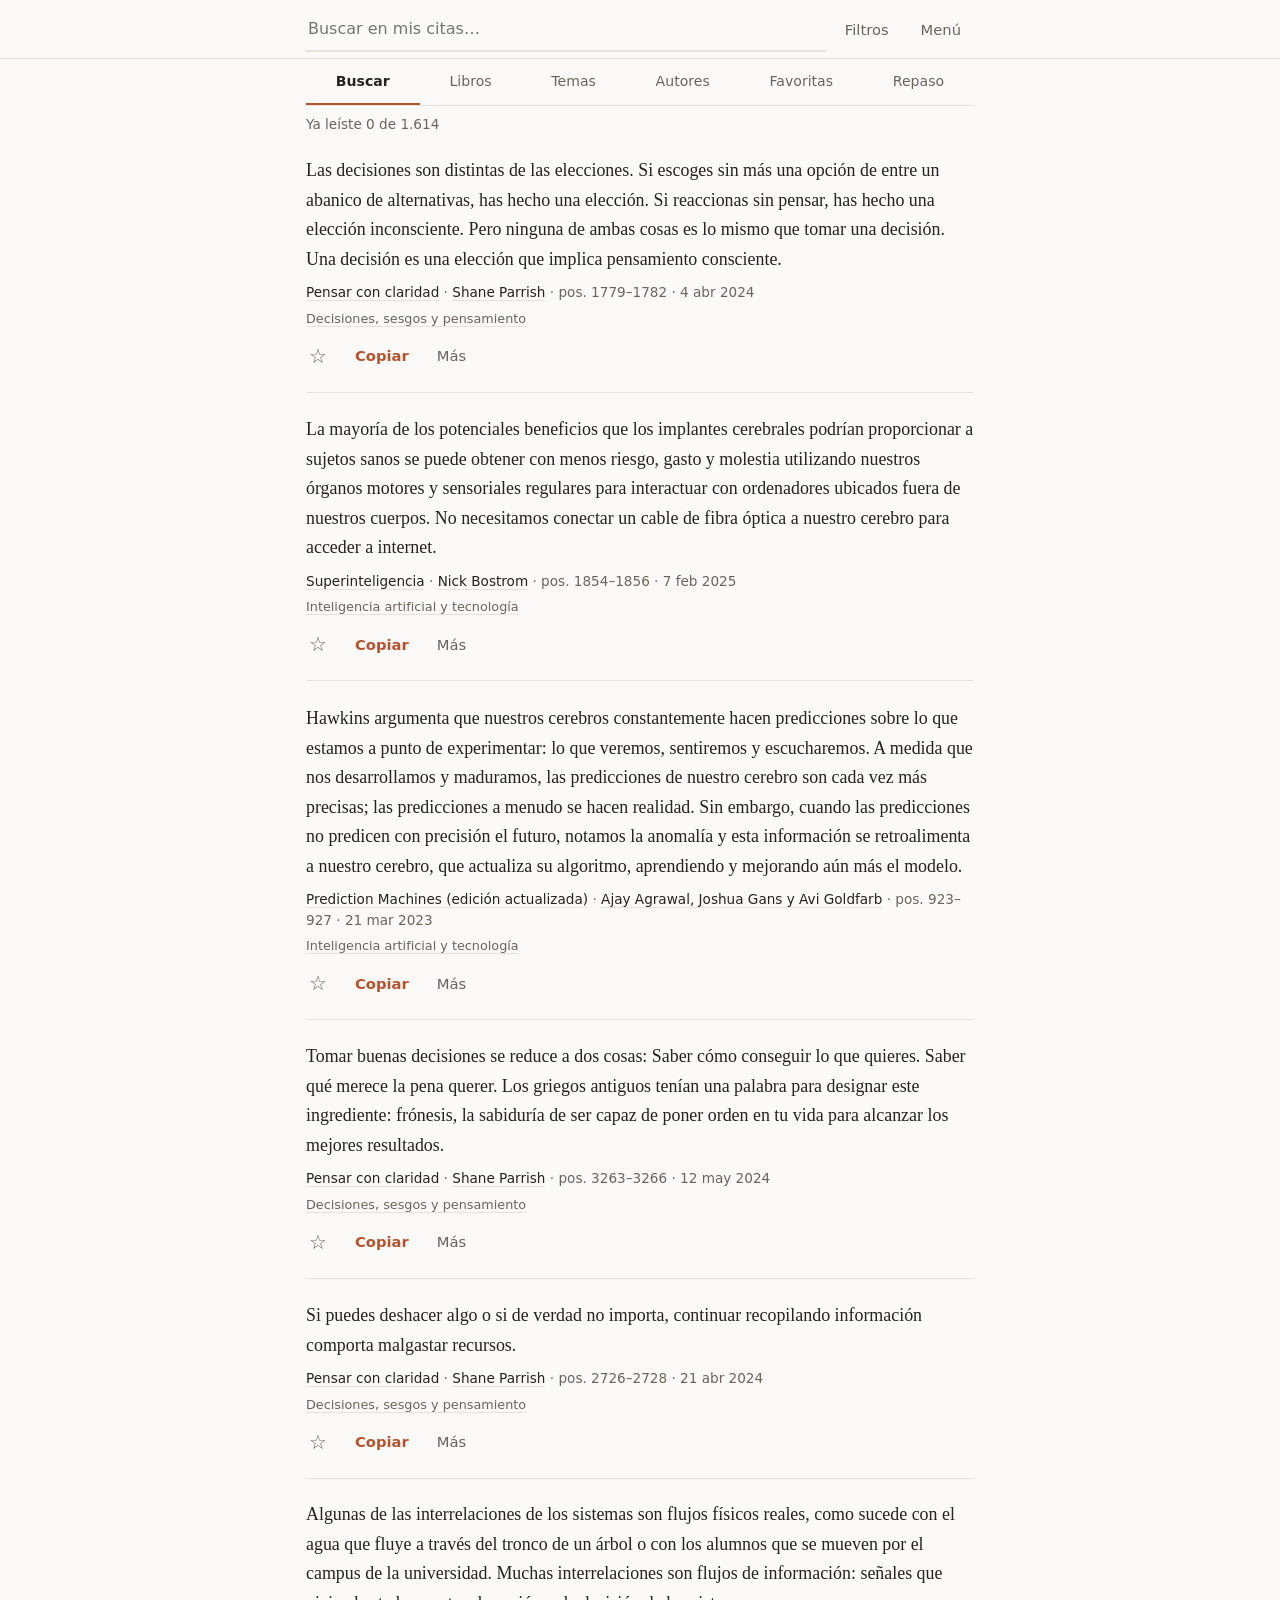
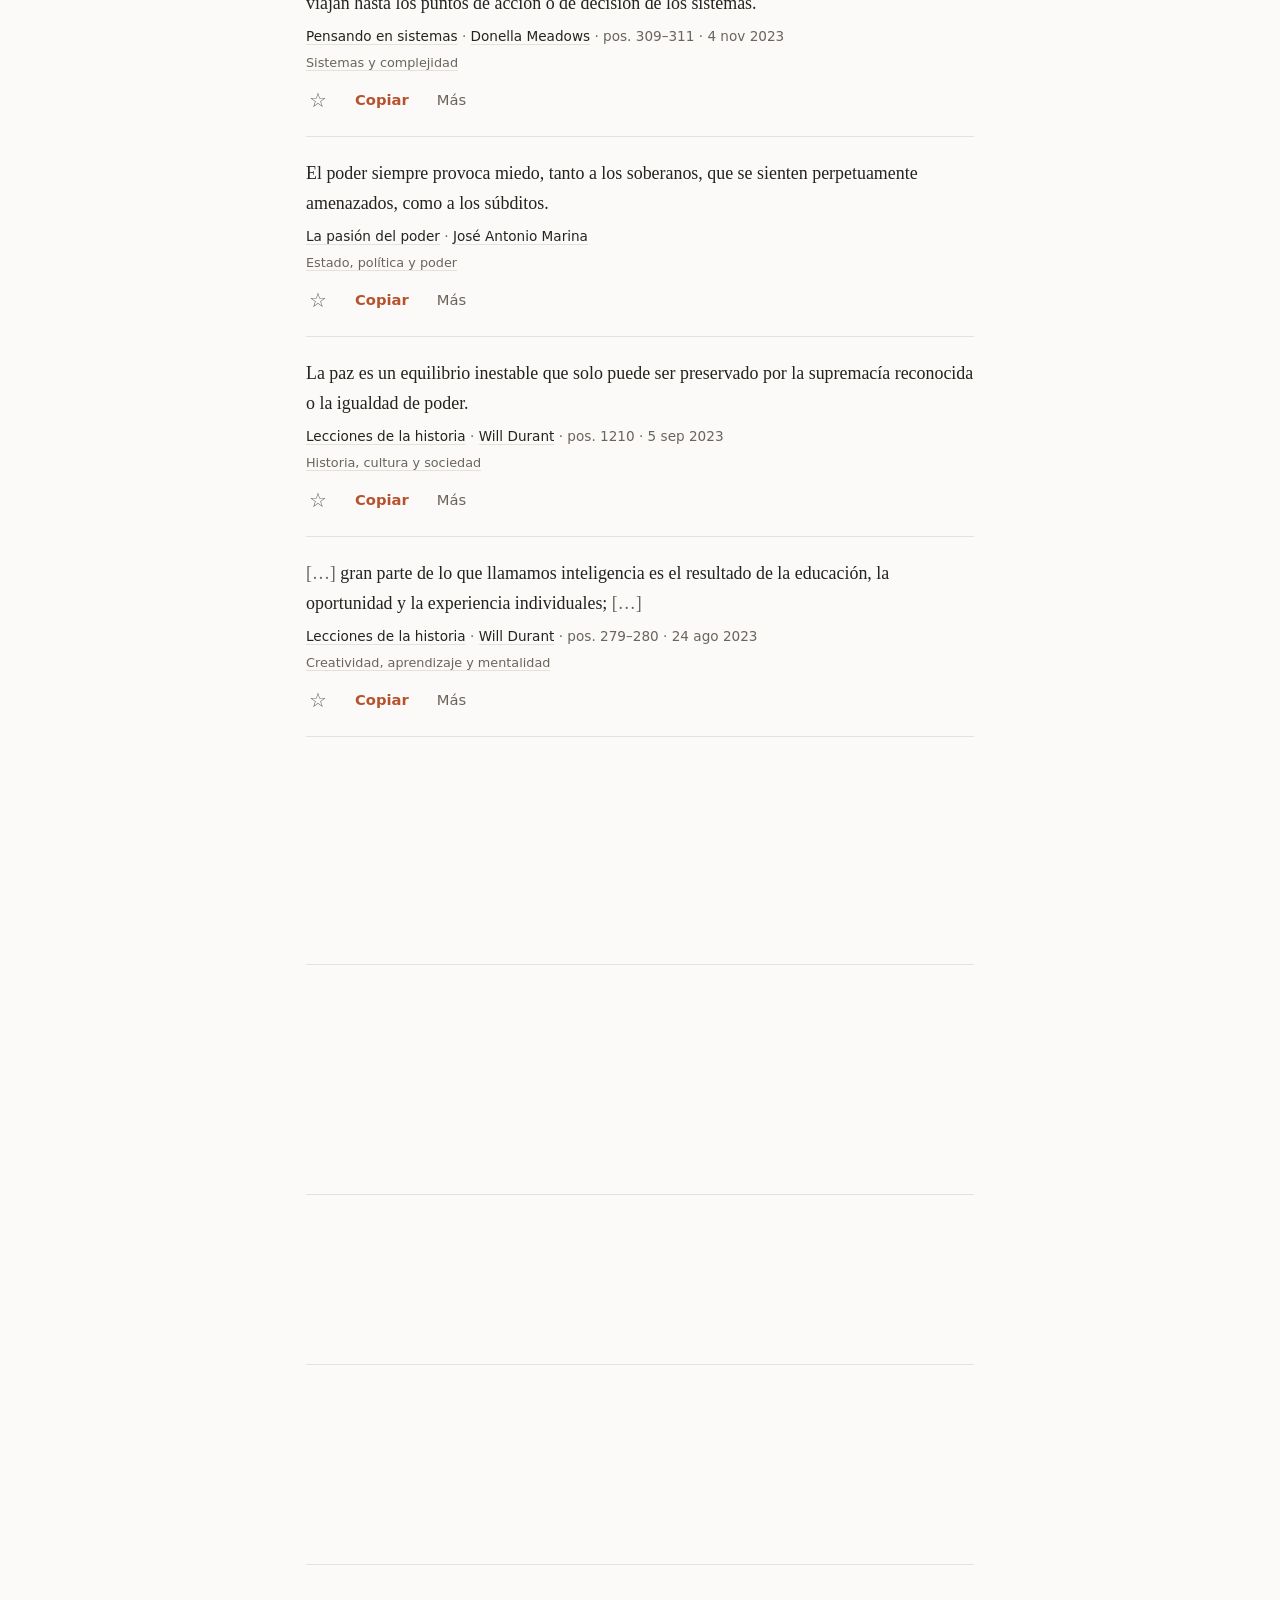
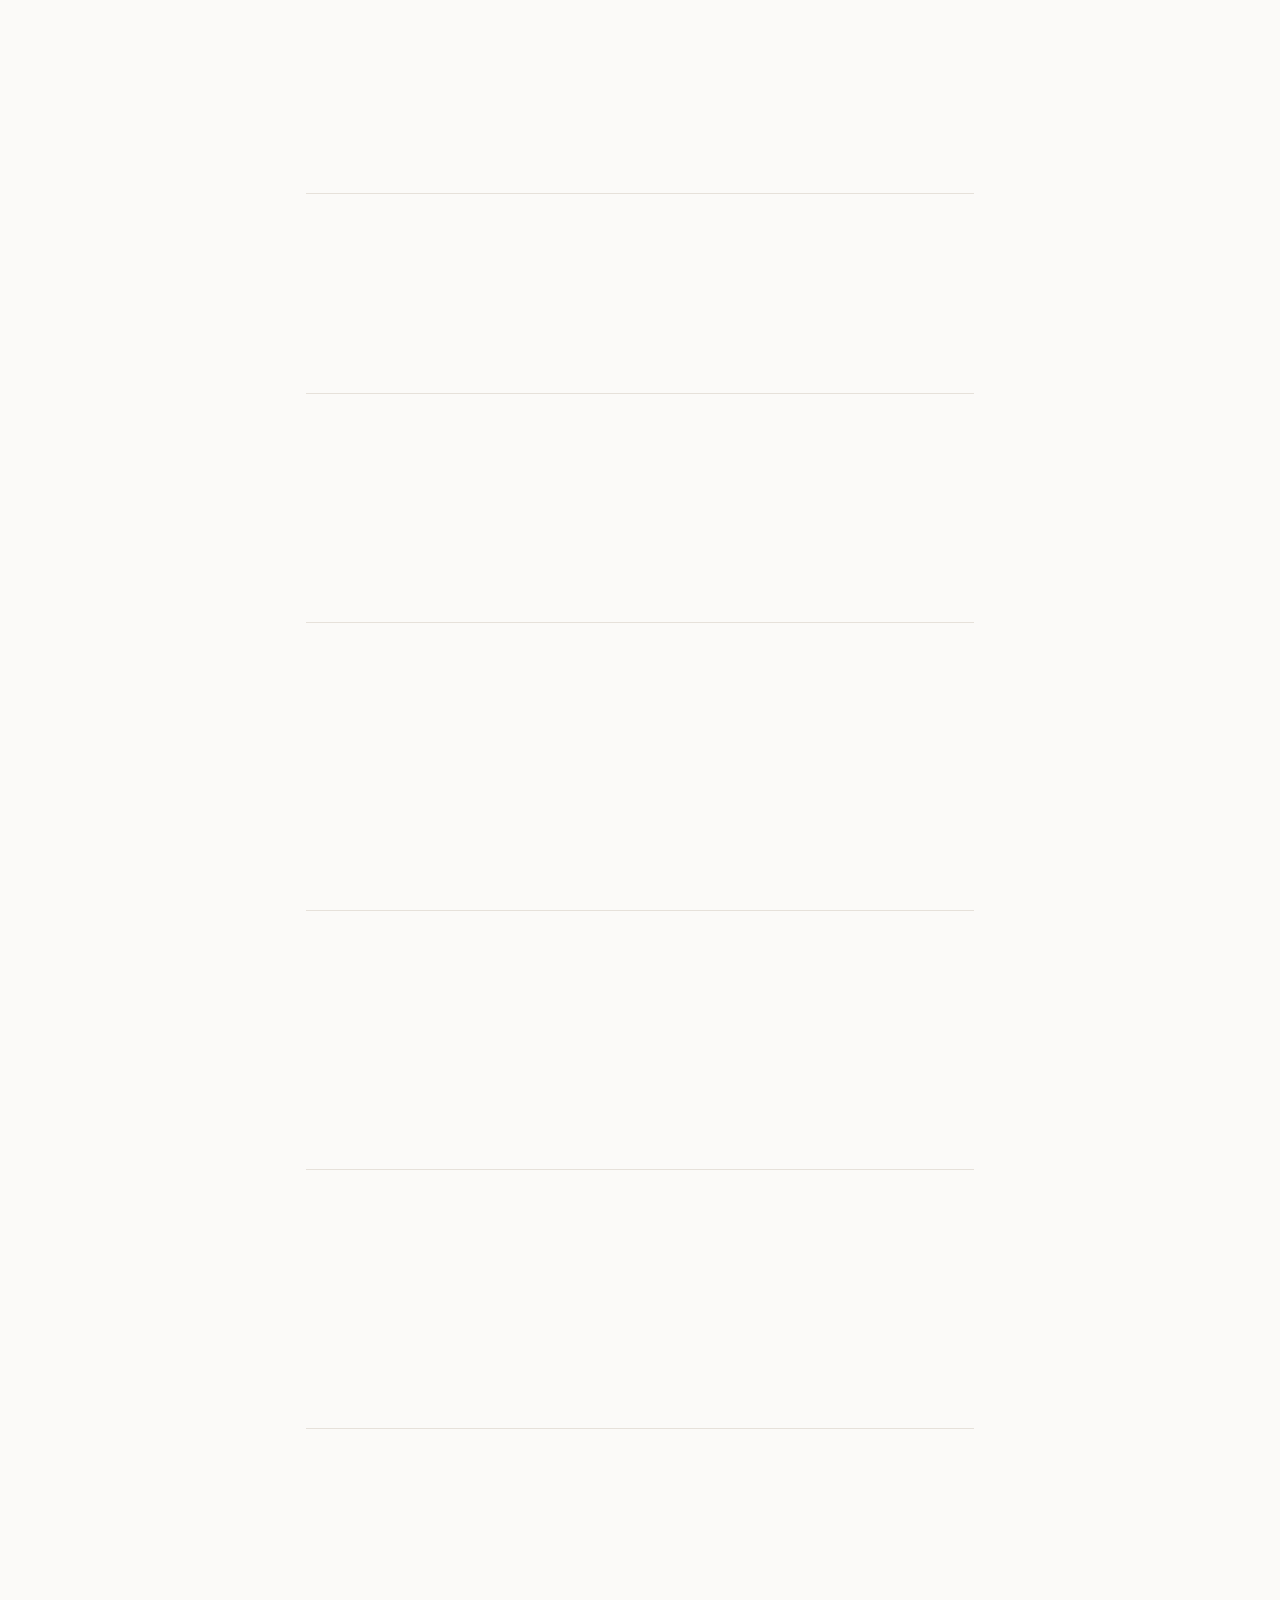
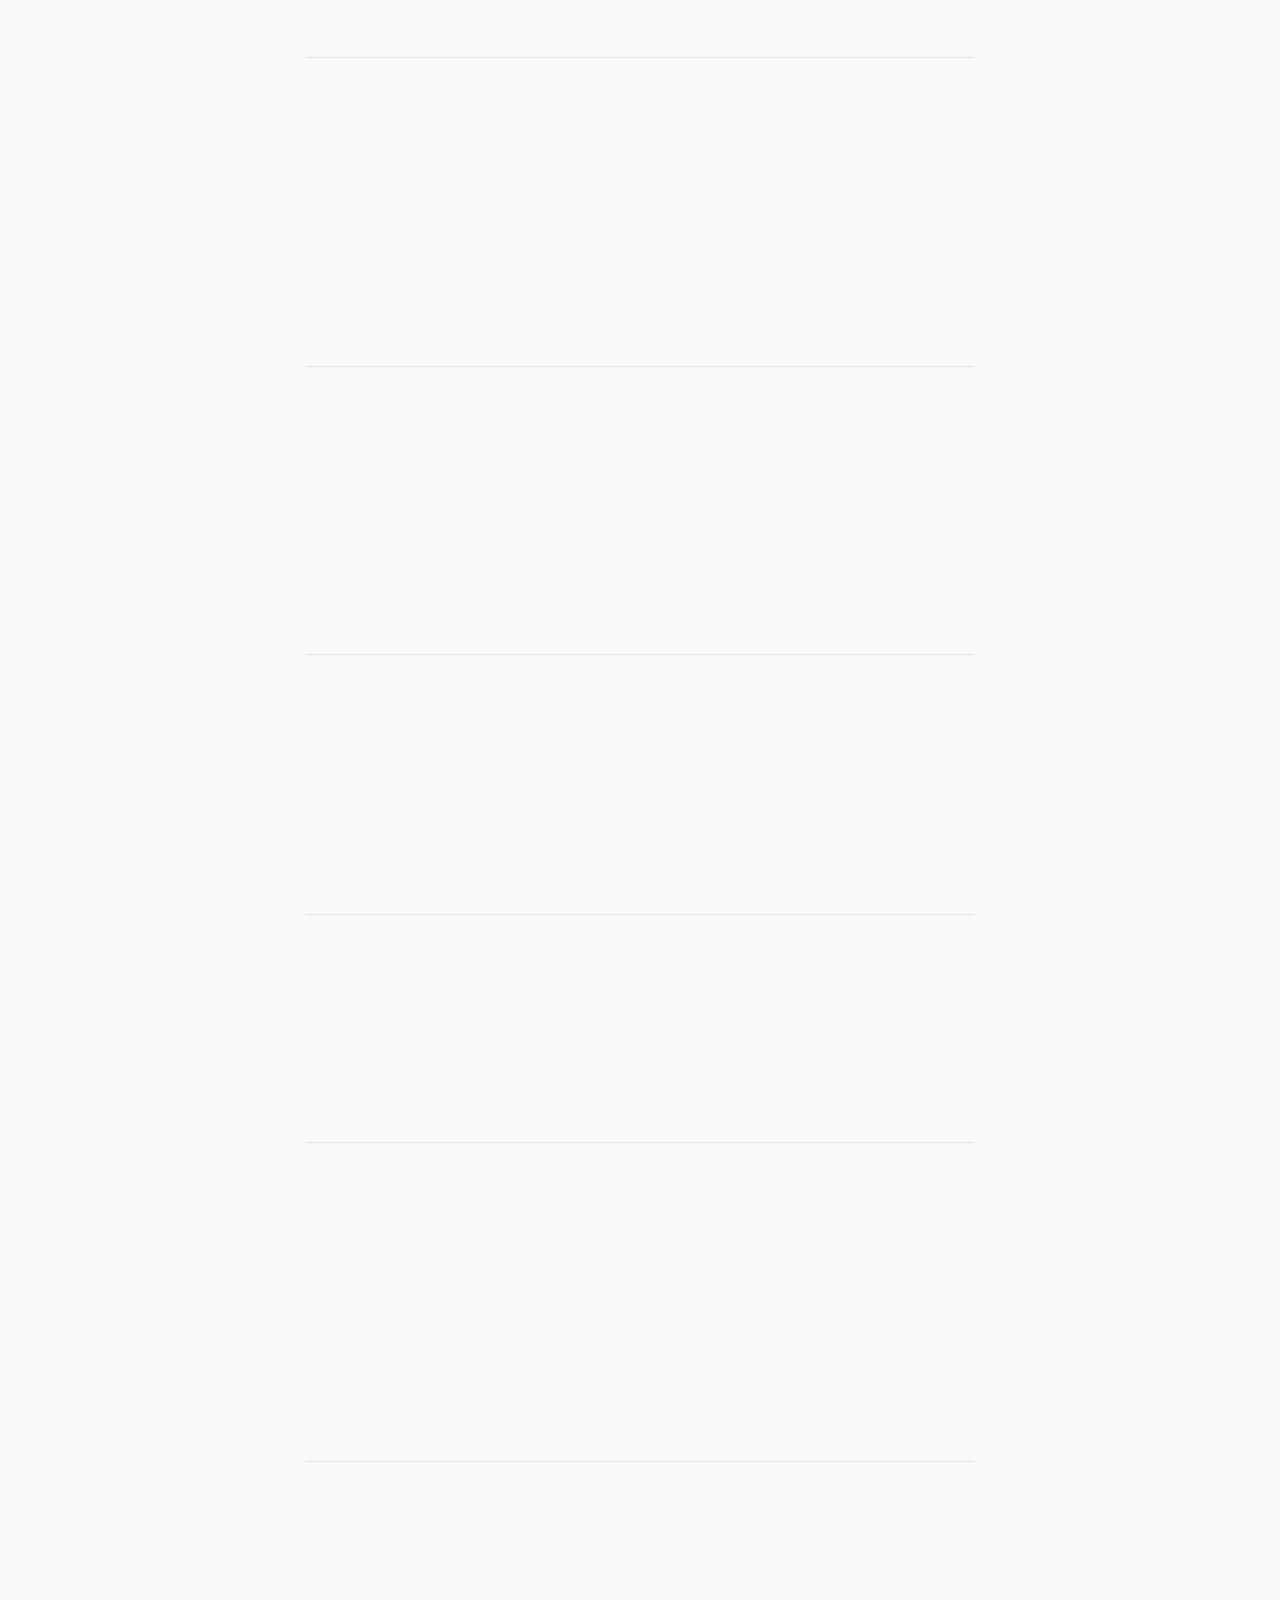
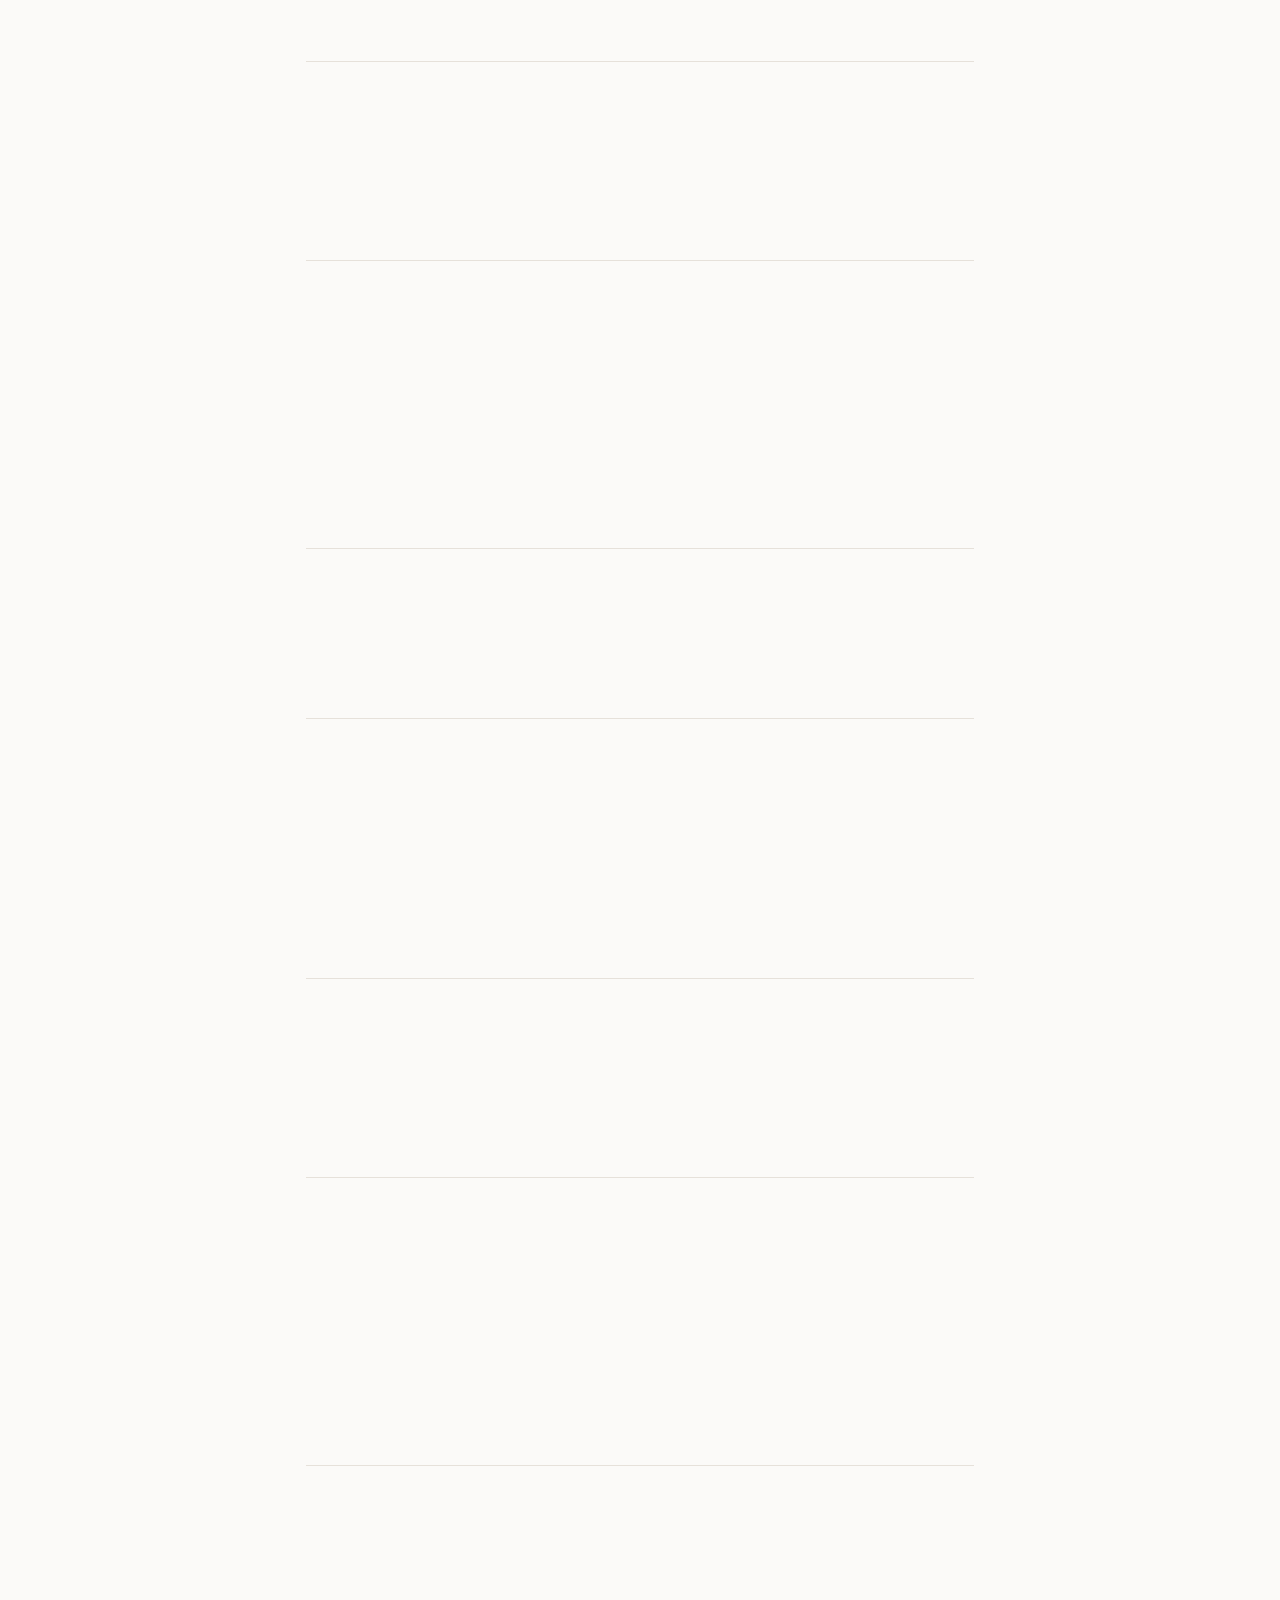
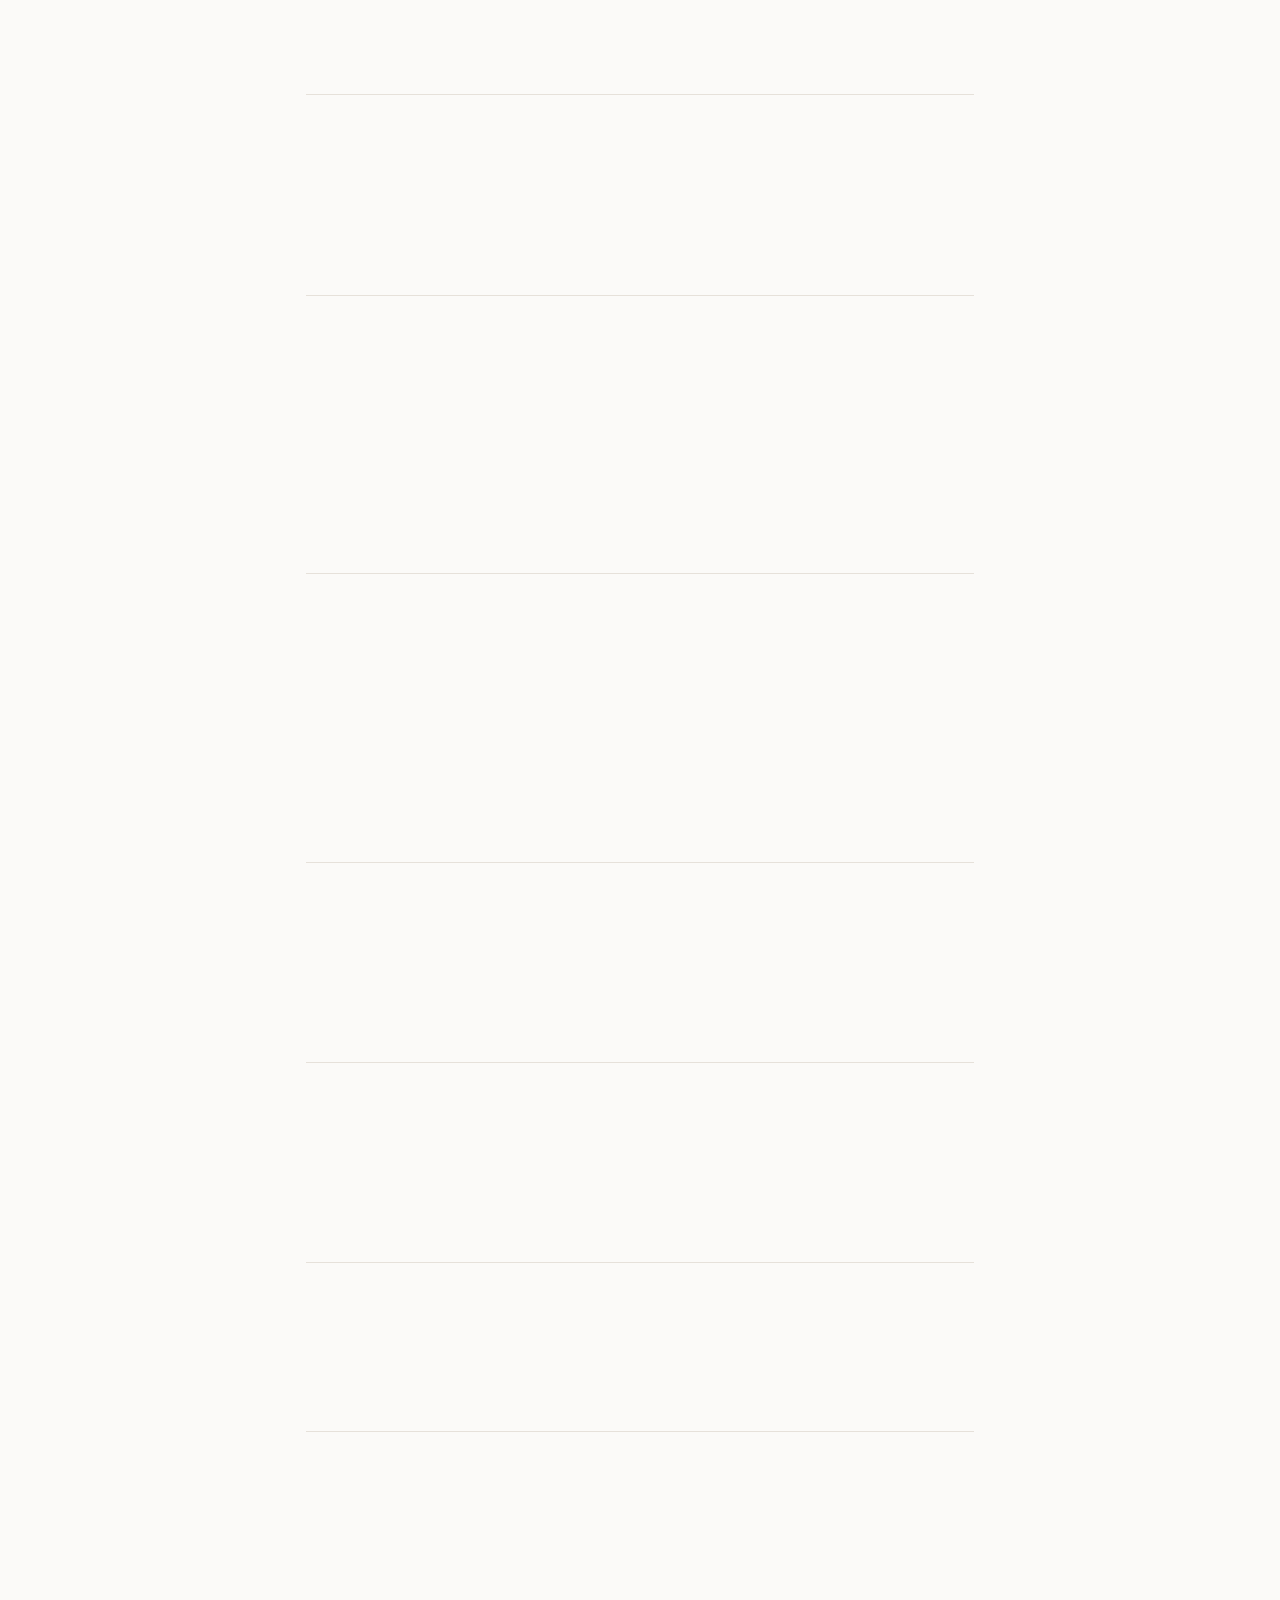
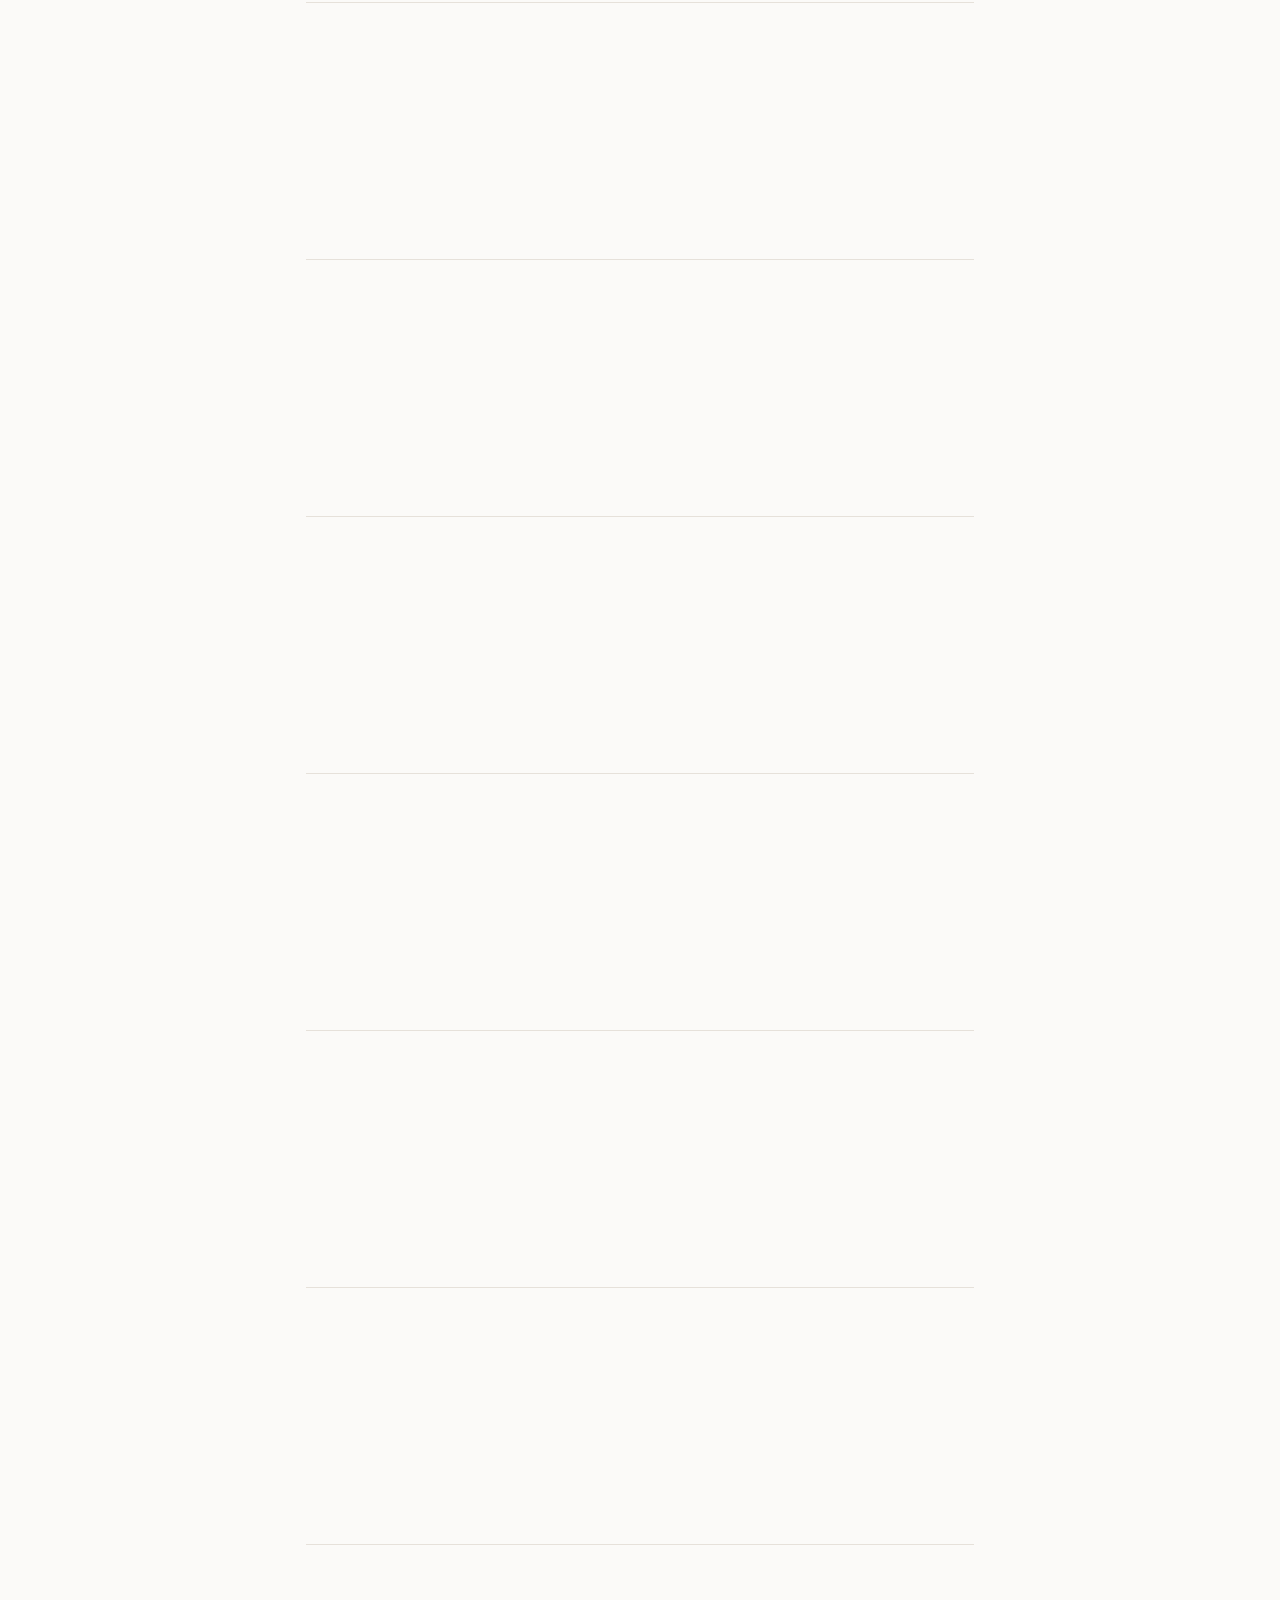
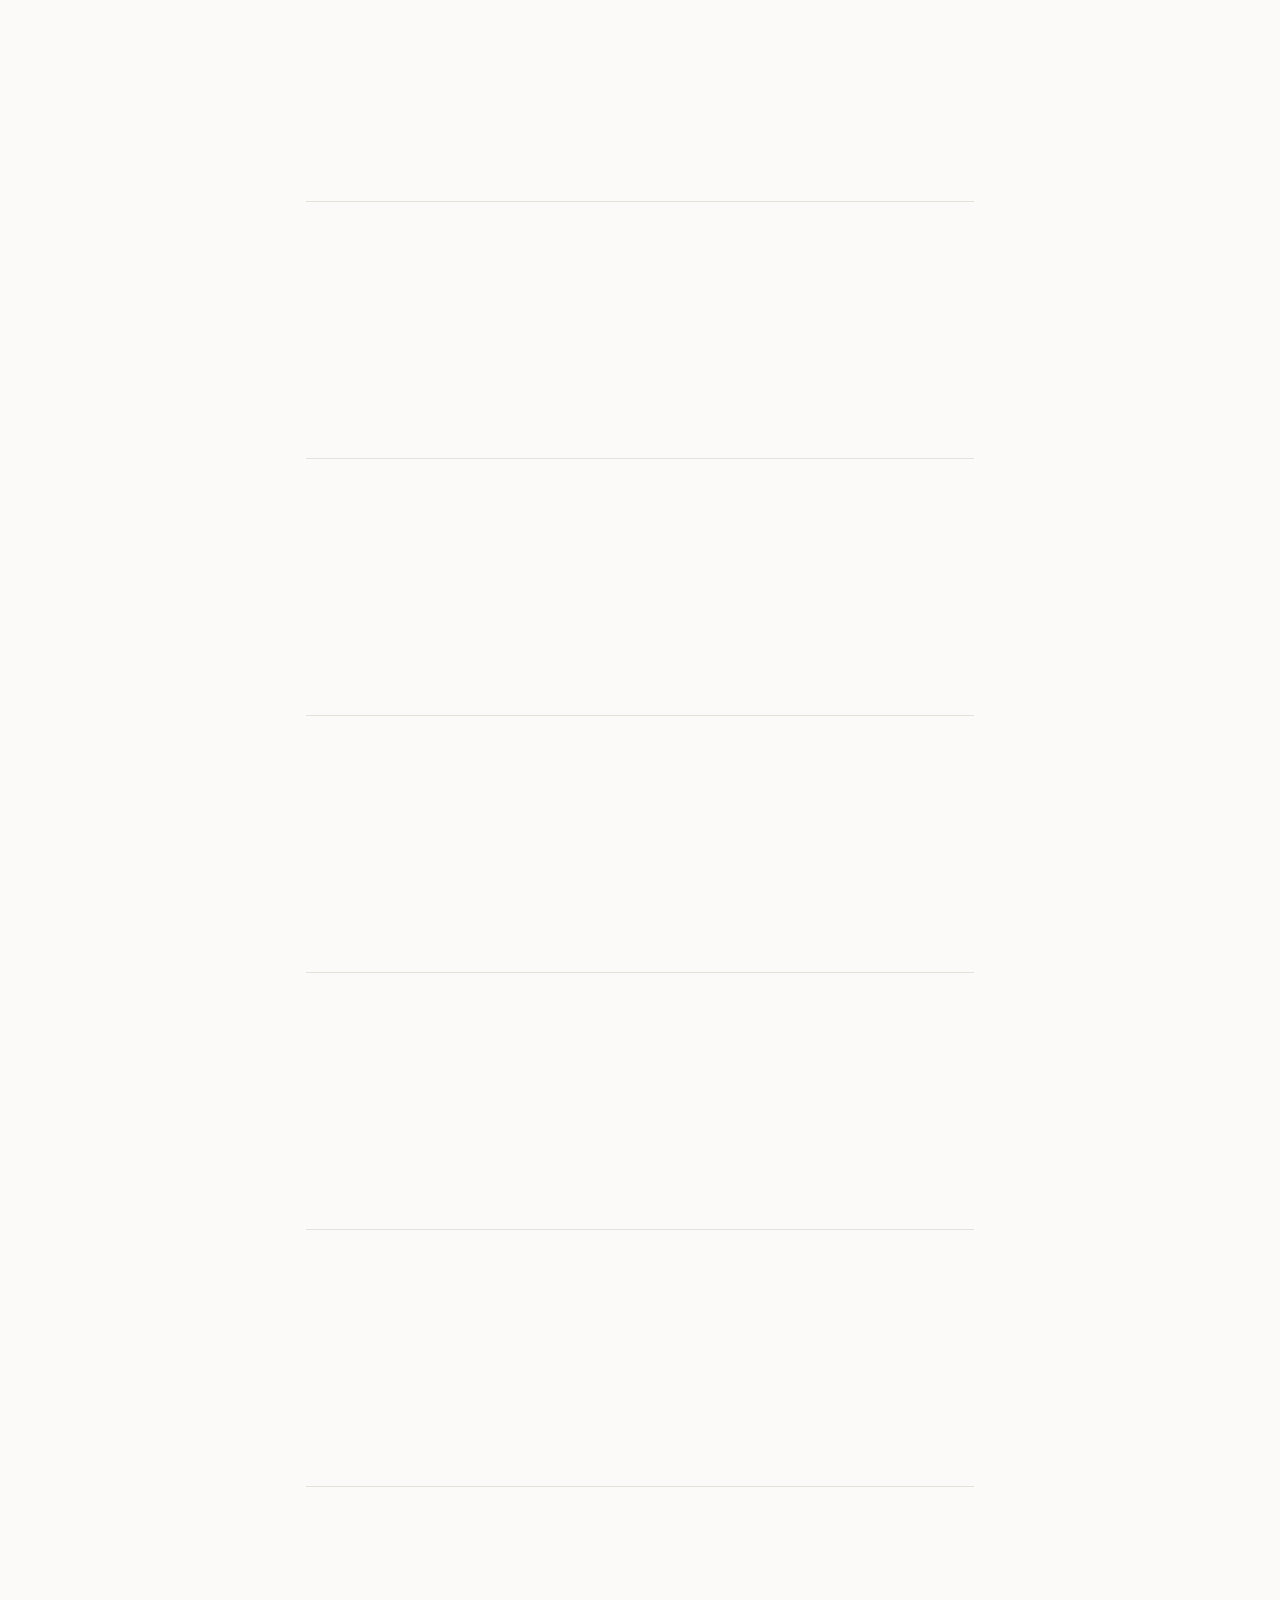
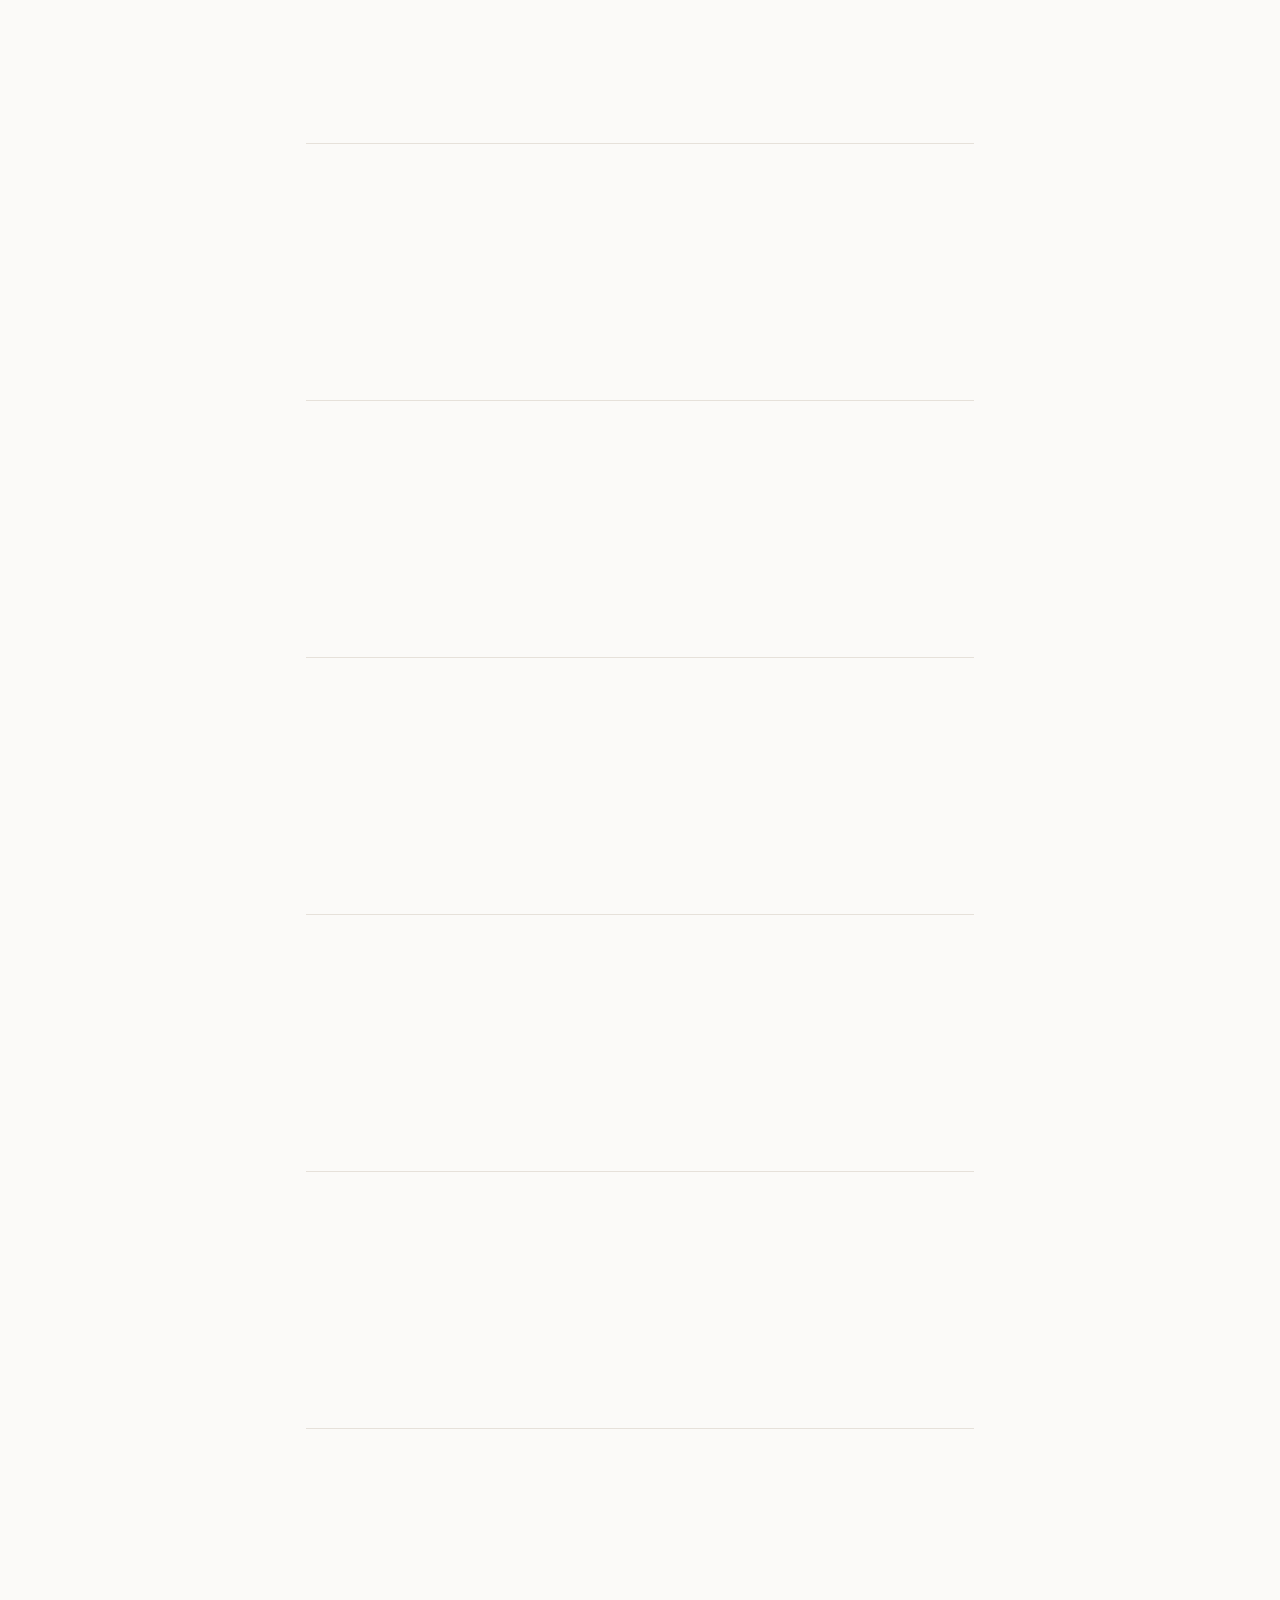
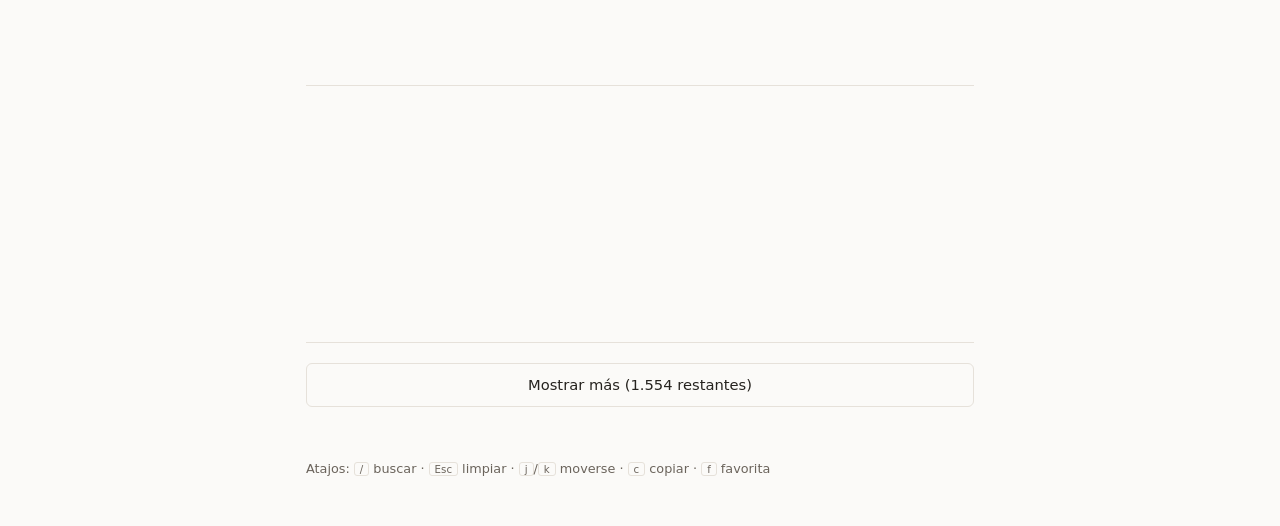
<file: index.html>
<!DOCTYPE html>
<html lang="es">
<head>
<meta charset="utf-8">
<meta name="viewport" content="width=device-width, initial-scale=1">
<meta name="robots" content="noindex, nofollow">
<meta name="color-scheme" content="light dark">
<title>Mis subrayados</title>
<meta name="description" content="Buscador personal de subrayados de lectura: buscá, filtrá y citá en un clic.">
<meta name="theme-color" content="#b5532f">
<meta property="og:type" content="website">
<meta property="og:title" content="Mis subrayados">
<meta property="og:description" content="Buscador personal de subrayados de lectura: buscá, filtrá y citá en un clic.">
<meta property="og:locale" content="es_AR">
<meta property="og:image" content="https://tinchoaten.github.io/mis-subrayados/icon-512.png">
<meta name="twitter:card" content="summary">
<link rel="manifest" href="manifest.webmanifest">
<link rel="icon" href="icon.svg" type="image/svg+xml">
<link rel="apple-touch-icon" href="icon-192.png">
<link rel="stylesheet" href="styles.css">
</head>
<body>
<a class="skip" href="#main">Saltar al contenido</a>
<h1 class="sr">Mis subrayados</h1>

<div class="stick">
  <div class="wrap">
    <form class="search" role="search" id="searchForm" autocomplete="off">
      <label class="sr" for="q">Buscar en las citas</label>
      <input id="q" type="search" placeholder="Buscar en mis citas…" enterkeyhint="search" spellcheck="false">
      <button type="button" class="btn quiet" id="btnFilters" aria-expanded="false" aria-controls="filters">Filtros</button>
      <button type="button" class="btn quiet" id="btnData" aria-expanded="false" aria-controls="dataPanel">Menú</button>
    </form>
  </div>

  <!-- Menú: todo lo que no es leer. Flota sobre las citas y se cierra solo -->
  <div class="panel" id="dataPanel" hidden>
    <div class="wrap">
      <p class="row" style="margin-top:4px"><a class="btn pri" href="#/agregar" id="btnAdd">+ Agregar una cita</a></p>

      <div id="syncBox" class="syncbox"></div>

      <h3 class="sec">Preferencias</h3>
      <div class="grid">
        <label class="fmt" id="fmtWrap">Copiar como
          <select id="fFmt">
            <option value="ref">“cita” (Autor, Título, pos.)</option>
            <option value="md">Markdown (&gt; cita)</option>
            <option value="txt">Solo el texto</option>
          </select>
        </label>
        <label>Apariencia <button type="button" class="btn" id="btnTheme" aria-label="Cambiar tema de color">Auto</button></label>
      </div>

      <h3 class="sec">Lecturas</h3>
      <p class="muted small" id="readStats"></p>
      <div class="row"><button class="btn" id="btnResetRead">Empezar de cero</button></div>

      <h3 class="sec">Mis datos</h3>
      <p class="muted small">Tus marcas se guardan en este navegador. Con la sincronización conectada, también se comparten entre tus dispositivos. Si no, exportá una copia para respaldarlas.</p>
      <p class="muted small" id="dataStats"></p>
      <p class="muted small" id="dataDel"></p>
      <div class="row">
        <button class="btn" id="btnExport">Exportar</button>
        <button class="btn" id="btnImport">Importar…</button>
        <input type="file" id="fileImport" accept="application/json,.json" hidden>
      </div>
      <p class="muted small" id="verInfo"></p>
    </div>
  </div>

  <div class="panel" id="filters" hidden>
    <div class="wrap">
      <div class="grid">
        <label>Libro <select id="fLibro"></select></label>
        <label>Tema <select id="fTema"></select></label>
        <label>Autor <select id="fAutor"></select></label>
        <label>Uso <select id="fUso"></select></label>
        <label>Categoría <select id="fCat">
          <option value="">Todas</option>
          <option value="nf">No ficción</option>
          <option value="fic">Ficción</option>
          <option value="doc">Documentos</option>
        </select></label>
        <label class="fmt" id="ordWrap">Orden
          <select id="fOrd">
            <option value="">Como en el libro</option>
            <option value="fecha">Más recientes primero</option>
            <option value="titulo">Por título</option>
          </select>
        </label>
        <label class="check"><input type="checkbox" id="fFav"> Solo favoritas ★</label>
        <label class="check"><input type="checkbox" id="fNoleidas"> Solo las que no leí</label>
        <label class="check"><input type="checkbox" id="fMias"> Solo las que agregué</label>
      </div>
      <div class="row"><button class="btn pri" id="btnFiltersDone">Ver resultados</button><button class="btn" id="btnClear">Limpiar filtros</button></div>
    </div>
  </div>
</div>

<main id="main" class="wrap" tabindex="-1">
  <nav class="tabs" aria-label="Secciones" id="tabs">
    <a href="#/buscar" data-v="buscar">Buscar</a>
    <a href="#/libros" data-v="libros">Libros</a>
    <a href="#/temas" data-v="temas">Temas</a>
    <a href="#/autores" data-v="autores">Autores</a>
    <a href="#/favoritas" data-v="favoritas">Favoritas</a>
    <a href="#/repaso" data-v="repaso">Repaso</a>
  </nav>
  <div id="chips" class="chips" aria-label="Filtros activos"></div>
  <div class="status">
    <p id="count" role="status" aria-live="polite" aria-atomic="true"></p>
  </div>
  <div id="view"></div>
</main>

<footer class="wrap foot">
  <p>Atajos: <kbd>/</kbd> buscar · <kbd>Esc</kbd> limpiar · <kbd>j</kbd>/<kbd>k</kbd> moverse · <kbd>c</kbd> copiar · <kbd>f</kbd> favorita</p>
</footer>

<div id="toast" role="status" aria-live="polite"></div>

<script src="data.js"></script>
<script src="app.js"></script>
</body>
</html>
</file>
<file: styles.css>
:root {
  --bg: #fbfaf8;
  --fg: #26231f;
  --muted: #6b645c;
  --line: #e6e1da;
  --accent: #b5532f;
  --accent-ink: #ffffff;
  --mark: #f3dfd2;
  --sans: system-ui, -apple-system, "Segoe UI", Roboto, "Helvetica Neue", Arial, sans-serif;
  --serif: Georgia, "Times New Roman", serif;
  color-scheme: light;
}
@media (prefers-color-scheme: dark) {
  :root:not([data-theme="light"]) {
    --bg: #1a1816; --fg: #ece7e0; --muted: #a39b91; --line: #3a352f;
    --accent: #e08a63; --accent-ink: #1a1816; --mark: #5a3524;
    color-scheme: dark;
  }
}
:root[data-theme="dark"] {
  --bg: #1a1816; --fg: #ece7e0; --muted: #a39b91; --line: #3a352f;
  --accent: #e08a63; --accent-ink: #1a1816; --mark: #5a3524;
  color-scheme: dark;
}

* { box-sizing: border-box; }
html { -webkit-text-size-adjust: 100%; }
body {
  margin: 0; background: var(--bg); color: var(--fg);
  font: 16px/1.5 var(--sans);
}
.wrap { max-width: 700px; margin: 0 auto; padding: 0 16px; }
.sr { position: absolute; width: 1px; height: 1px; overflow: hidden; clip: rect(0 0 0 0); white-space: nowrap; }
.skip { position: absolute; left: 8px; top: -60px; background: var(--bg); padding: 10px 14px; border: 1px solid var(--accent); z-index: 10; }
.skip:focus { top: 8px; }
a { color: inherit; text-decoration-color: var(--line); text-underline-offset: 3px; }
a:hover { text-decoration-color: var(--accent); }
:focus-visible { outline: 2px solid var(--accent); outline-offset: 2px; border-radius: 3px; }
kbd { font: .8em var(--sans); border: 1px solid var(--line); border-radius: 3px; padding: 0 5px; }
.muted { color: var(--muted); }

/* Cabecera */
.bar { display: flex; align-items: center; justify-content: space-between; min-height: 52px; }
.brand { margin: 0; font: 600 1rem var(--sans); letter-spacing: .02em; }
.brand a { text-decoration: none; }
.bar-end { display: flex; gap: 2px; }

.stick { position: sticky; top: 0; z-index: 5; background: var(--bg); border-bottom: 1px solid var(--line); }
.search { display: flex; gap: 6px; align-items: center; padding: 4px 0; }
.search input {
  flex: 1; min-width: 0; height: 46px; font: 1rem var(--sans); color: var(--fg);
  background: transparent; border: 0; border-bottom: 2px solid var(--line); border-radius: 0; padding: 0 2px;
  -webkit-appearance: none; appearance: none;
}
.search input:focus { outline: none; border-bottom-color: var(--accent); }
.search input::-webkit-search-cancel-button { height: 18px; width: 18px; }

.tabs { display: flex; overflow-x: auto; scrollbar-width: none; }
.tabs::-webkit-scrollbar { display: none; }
.tabs a {
  flex: 1 1 auto; min-height: 44px; display: flex; align-items: center; justify-content: center;
  padding: 0 5px; font-size: .88rem; color: var(--muted); text-decoration: none; border-bottom: 2px solid transparent;
}
.tabs a[aria-current="page"] { color: var(--fg); border-bottom-color: var(--accent); font-weight: 600; }

.panel { padding: 8px 0 12px; border-top: 1px solid var(--line); max-height: 60vh; overflow-y: auto; font-size: .92rem; }
.panel p { margin: 6px 0; }
.panel .grid { display: grid; grid-template-columns: 1fr; gap: 10px; }
@media (min-width: 340px) { .panel .grid { grid-template-columns: 1fr 1fr; } }
.panel label { display: flex; flex-direction: column; gap: 3px; color: var(--muted); font-size: .8rem; }
.panel label.check { flex-direction: row; align-items: center; gap: 8px; min-height: 44px; font-size: .92rem; color: var(--fg); }
.panel select { max-width: 100%; }
.row { display: flex; gap: 8px; flex-wrap: wrap; margin-top: 10px; }

select, .btn {
  font: .92rem var(--sans); color: var(--fg); background: transparent;
  border: 1px solid var(--line); border-radius: 6px; min-height: 44px; padding: 0 12px;
}
select { padding: 0 8px; width: 100%; }
.fmt select { width: auto; max-width: 100%; min-height: 36px; font-size: .85rem; }
input[type="checkbox"] { width: 20px; height: 20px; accent-color: var(--accent); }
.btn { cursor: pointer; min-width: 44px; }
.btn:hover { border-color: var(--accent); }
.btn.quiet { border-color: transparent; color: var(--muted); }
.btn.quiet:hover { color: var(--fg); }
.btn.pri { background: var(--accent); border-color: var(--accent); color: var(--accent-ink); }
.btn[aria-pressed="true"] { color: var(--accent); border-color: var(--accent); }

/* Estado y chips */
.chips { display: flex; flex-wrap: wrap; gap: 6px; padding-top: 10px; }
.chips:empty { display: none; }
.chip {
  display: inline-flex; align-items: center; gap: 6px; min-height: 36px; padding: 0 12px;
  border: 1px solid var(--accent); border-radius: 18px; background: transparent; color: var(--fg);
  font: .85rem var(--sans); cursor: pointer; max-width: 100%;
}
.chip span { overflow: hidden; text-overflow: ellipsis; white-space: nowrap; }
.chip i { font-style: normal; color: var(--accent); }
.status { display: flex; align-items: center; justify-content: space-between; gap: 12px; flex-wrap: wrap; padding: 8px 0; color: var(--muted); font-size: .85rem; }
.status p { margin: 0; }
.fmt { display: flex; align-items: center; gap: 8px; }

/* Citas */
.q { padding: 22px 0 14px; border-bottom: 1px solid var(--line); content-visibility: auto; contain-intrinsic-size: auto 220px; scroll-margin-top: 140px; }
.q:focus { outline: none; }
.q:focus-visible { outline: 2px solid var(--accent); outline-offset: 6px; }
.q.cur { box-shadow: -3px 0 0 var(--accent); padding-left: 12px; margin-left: -15px; }
blockquote { margin: 0; font: 1.12rem/1.65 var(--serif); hyphens: auto; overflow-wrap: break-word; }
blockquote p { margin: 0; }
.ell { color: var(--muted); }
mark { background: var(--mark); color: inherit; border-radius: 2px; padding: 0 1px; }
.src { margin: 8px 0 0; font-size: .85rem; color: var(--muted); }
.src a { color: var(--fg); }
.note { margin: 10px 0 0; font-size: .9rem; color: var(--fg); border-left: 2px solid var(--accent); padding-left: 10px; }
.note b { color: var(--accent); font-weight: 600; }
.meta { margin: 6px 0 0; font-size: .8rem; color: var(--muted); display: flex; flex-wrap: wrap; gap: 4px 10px; }
.meta a { color: var(--muted); }
.acts { display: flex; align-items: center; gap: 2px; margin-top: 6px; margin-left: -10px; }
.acts .btn { border-color: transparent; color: var(--muted); }
.acts .btn:hover, .acts .btn:focus-visible { color: var(--fg); }
.acts .fav { font-size: 1.25rem; padding: 0 10px; }
.acts .fav[aria-pressed="true"] { color: var(--accent); }
.acts .copy { font-weight: 600; color: var(--accent); }
.more { margin: 4px 0 8px; padding: 10px 0 0; border-top: 1px dotted var(--line); font-size: .88rem; }
.more h3 { margin: 6px 0; font: 600 .78rem var(--sans); text-transform: uppercase; letter-spacing: .06em; color: var(--muted); }
.more .opts { display: flex; flex-wrap: wrap; gap: 6px; }
.opt { display: inline-flex; align-items: center; gap: 6px; min-height: 44px; padding: 0 12px; border: 1px solid var(--line); border-radius: 22px; cursor: pointer; }
.opt:has(input:checked) { border-color: var(--accent); color: var(--accent); }
.opt input { margin: 0; }
.newuso { display: flex; gap: 6px; margin-top: 8px; }
.newuso input { flex: 1; min-width: 0; min-height: 44px; font: .92rem var(--sans); color: var(--fg); background: transparent; border: 1px solid var(--line); border-radius: 6px; padding: 0 10px; }

.more-btn { display: block; width: 100%; margin: 20px 0; }

/* Listas de libros / temas / autores */
.list { list-style: none; margin: 0; padding: 0; }
.list li a { display: flex; justify-content: space-between; align-items: baseline; gap: 12px; min-height: 48px; padding: 10px 0; border-bottom: 1px solid var(--line); text-decoration: none; }
.list li a:hover .t { color: var(--accent); }
.list .t { font-family: var(--serif); font-size: 1.05rem; }
.list .s { color: var(--muted); font-size: .85rem; white-space: nowrap; }
.list .a { display: block; font: .82rem var(--sans); color: var(--muted); }
h2.grp { margin: 28px 0 4px; font: 600 .78rem var(--sans); text-transform: uppercase; letter-spacing: .08em; color: var(--muted); }
.filter-in { width: 100%; height: 44px; margin: 8px 0 0; font: 1rem var(--sans); color: var(--fg); background: transparent; border: 0; border-bottom: 1px solid var(--line); border-radius: 0; }
.filter-in:focus { outline: none; border-bottom-color: var(--accent); }

/* Vacío y repaso */
.empty { padding: 56px 0; text-align: center; color: var(--muted); }
.empty p { margin: 0 0 16px; }
.rev { padding-top: 12px; }
.rev blockquote { font-size: 1.3rem; }
.rev .tools { display: flex; flex-wrap: wrap; gap: 8px; margin: 14px 0; }
.rev .tools label { flex-direction: row; display: flex; align-items: center; gap: 6px; }
.rev .tools select { width: auto; max-width: 100%; }
.hidden-src { margin-top: 10px; }

#toast {
  position: fixed; left: 50%; bottom: 20px; transform: translate(-50%, 20px); opacity: 0; pointer-events: none;
  background: var(--fg); color: var(--bg); padding: 10px 18px; border-radius: 22px; font-size: .9rem; z-index: 20;
  transition: opacity .15s, transform .15s;
}
#toast.on { opacity: 1; transform: translate(-50%, 0); }
.foot { padding-top: 32px; padding-bottom: 48px; color: var(--muted); font-size: .8rem; }
.foot p { margin: 0; }
@media (max-width: 600px) { .foot { display: none; } }

@media (prefers-reduced-motion: reduce) {
  * { transition: none !important; animation: none !important; scroll-behavior: auto !important; }
}
main:focus{outline:none}

/* áreas táctiles de 44 px para enlaces en línea, sin mover el diseño */
.src a, .meta a { position: relative; }
.src a::after, .meta a::after { content: ""; position: absolute; inset: -12px -4px; }
.chip { min-height: 44px; }
.fmt select { min-height: 44px; }


/* agregar cita */
a.btn { display: inline-flex; align-items: center; text-decoration: none; }
.bar-end { align-items: center; }
.add { padding-bottom: 40px; }
.add h2.grp { margin-top: 20px; }
.add label { display: block; margin: 18px 0 4px; font-size: .85rem; color: var(--muted); }
.add .lblrow { display: flex; align-items: flex-end; justify-content: space-between; margin-top: 18px; }
.add .lblrow label { margin: 0 0 6px; }
.add textarea, .add input { width: 100%; font: 1rem var(--sans); color: var(--fg); background: transparent; border: 1px solid var(--line); border-radius: 6px; padding: 10px; }
.add textarea { font-family: var(--serif); font-size: 1.1rem; line-height: 1.55; resize: vertical; }
.add input { min-height: 44px; }
.add textarea:focus, .add input:focus { outline: none; border-color: var(--accent); }
.add input[readonly] { color: var(--muted); }
.hint { margin: 6px 0 0; font-size: .8rem; color: var(--muted); }
.err { margin: 12px 0 0; color: var(--accent); font-size: .9rem; min-height: 1.2em; }
.err a { color: var(--accent); }
.meta span { color: var(--accent); }
.brand, .bar-end .btn { white-space: nowrap; }
.bar-end .btn { padding: 0 9px; font-size: .85rem; }
.bar-end .btn.pri { padding: 0 12px; margin-right: 2px; }
@media (max-width: 360px) { .brand { font-size: .9rem; } }

/* sincronización */
.syncbox { margin: 12px 0; padding: 4px 0 10px; border-top: 1px solid var(--line); border-bottom: 1px solid var(--line); }
.syncbox h3 { margin: 10px 0 4px; font: 600 .78rem var(--sans); text-transform: uppercase; letter-spacing: .06em; color: var(--muted); }
.syncbox p { margin: 4px 0; }
.syncbox input { flex: 1; min-width: 0; min-height: 44px; font: .92rem var(--sans); color: var(--fg); background: transparent; border: 1px solid var(--line); border-radius: 6px; padding: 0 10px; }
.syncbox .err { color: var(--accent); }


/* cabecera mínima: solo el buscador; Filtros y Menú flotan sobre las citas */
.search { padding: 6px 0; }
.stick { border-bottom: 1px solid var(--line); }
.panel { position: absolute; top: 100%; left: 0; right: 0; z-index: 6; background: var(--bg); border-top: 1px solid var(--line); border-bottom: 1px solid var(--line);
  max-height: calc(100vh - 70px); max-height: calc(100dvh - 70px); overflow-y: auto; padding: 8px 0 18px; }
.sec { margin: 20px 0 6px; font: 600 .78rem var(--sans); text-transform: uppercase; letter-spacing: .06em; color: var(--muted); }
.small { font-size: .85rem; }
.panel .fmt select, .panel select { width: 100%; }
.panel label .btn { align-self: flex-start; }
.tabs { margin-top: 2px; border-bottom: 1px solid var(--line); }
.status { padding: 4px 0 0; }
.q { scroll-margin-top: 80px; }


/* lecturas */
.readbar { margin: 4px 0 0; font-size: .85rem; color: var(--muted); }
.linkbtn { background: none; border: 0; padding: 12px 6px; min-height: 44px; color: var(--accent); font: inherit; text-decoration: underline; text-underline-offset: 3px; cursor: pointer; }


/* frase sugerida del día */
.sug { position: relative; margin: 12px 0 6px; padding: 10px 8px 2px 16px; border-left: 2px solid var(--accent); }
.sug-k { margin: 0 44px 6px 0; font: 600 .75rem var(--sans); text-transform: uppercase; letter-spacing: .06em; color: var(--muted); }
.sug blockquote { font-size: 1.05rem; }
.sug-why { margin: 4px 0 0; font-size: .8rem; color: var(--muted); }
.sug-x { position: absolute; top: 0; right: 0; width: 44px; height: 44px; background: none; border: 0; color: var(--muted); font: 1.6rem/1 var(--sans); cursor: pointer; }
.sug-x:hover { color: var(--fg); }
.sug .acts { flex-wrap: wrap; }
</file>
